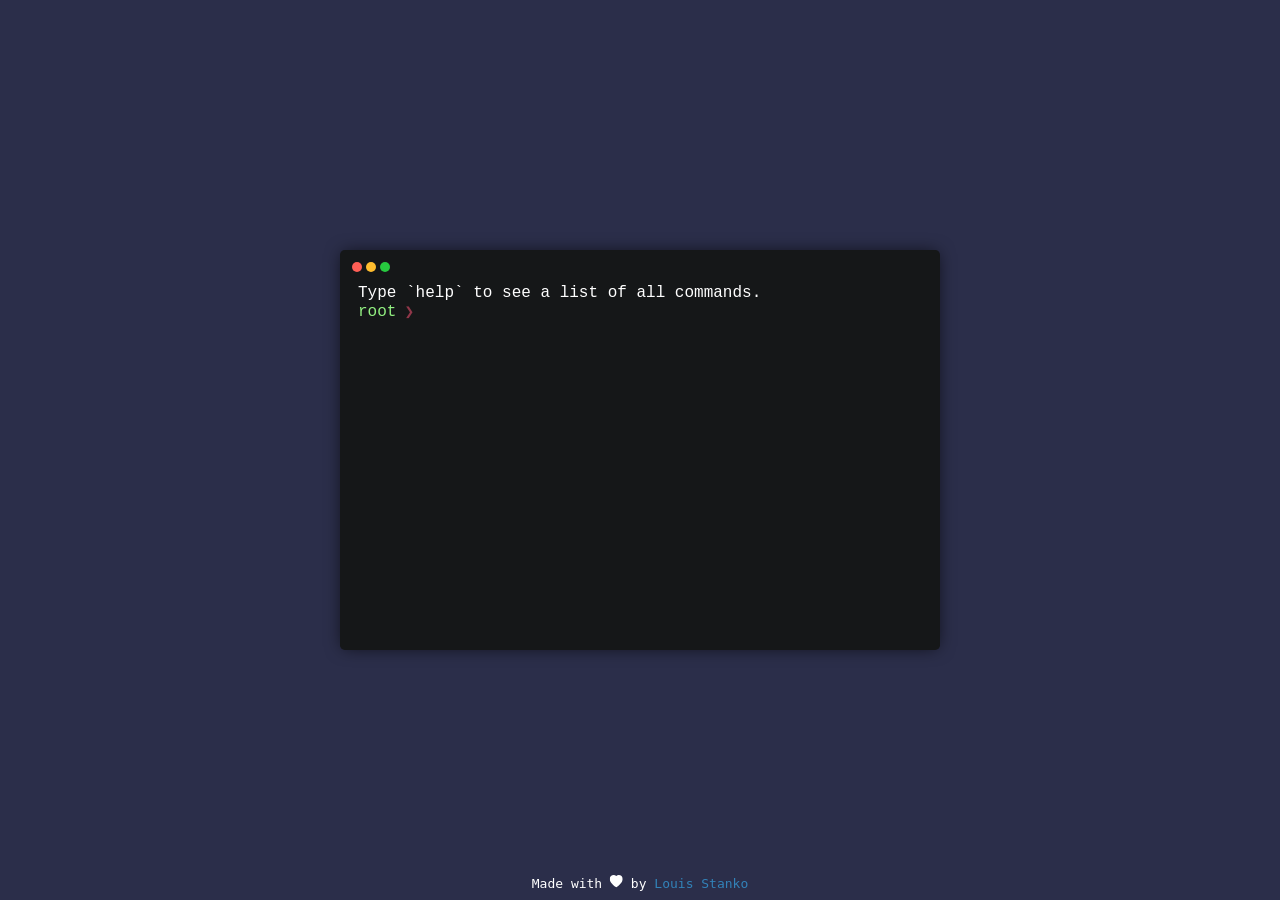
<file: index.html>
<!DOCTYPE html>
<html lang="en">

<head>
    <meta charset="UTF-8">
    <meta name="viewport" content="width=device-width, initial-scale=1.0">
    <title>Louis Stanko</title>

    <link rel="stylesheet" href="/demos/terminal/style.css">
</head>

<body>

    <div id="window" class="window">
        <div id="windowheader" class="window-header">
            <div class="btn-navigation bg-red"></div>

            <div class="btn-navigation bg-yellow"></div>

            <div class="btn-navigation bg-green"></div>
        </div>
        <div class="window-content">
            <div id="text">
                <div class="text-welcome">
                    Type `help` to see a list of all commands.
                </div>
            </div>
            <div class="line">
                <span class="pre-input">root <b class="pre-divide">❯</b></span>
                <div class="window-input" contenteditable>
                </div>
            </div>
        </div>
    </div>

    <script src="/demos/terminal/draggable.js"></script>

    <footer class="footer">
        Made with <svg width="1em" height="1em" viewBox="0 0 16 16" class="bi bi-heart-fill" fill="currentColor"
            xmlns="http://www.w3.org/2000/svg">
            <path fill-rule="evenodd" d="M8 1.314C12.438-3.248 23.534 4.735 8 15-7.534 4.736 3.562-3.248 8 1.314z" />
        </svg> by <a href="https://github.com/Throvn">Louis Stanko</a>
        <!-- You have to have at least two focusable elements on the site otherwise autocomplete does not work -->
    </footer>

    <script src="/demos/terminal/index.js"></script>
</body>

</html>
</file>
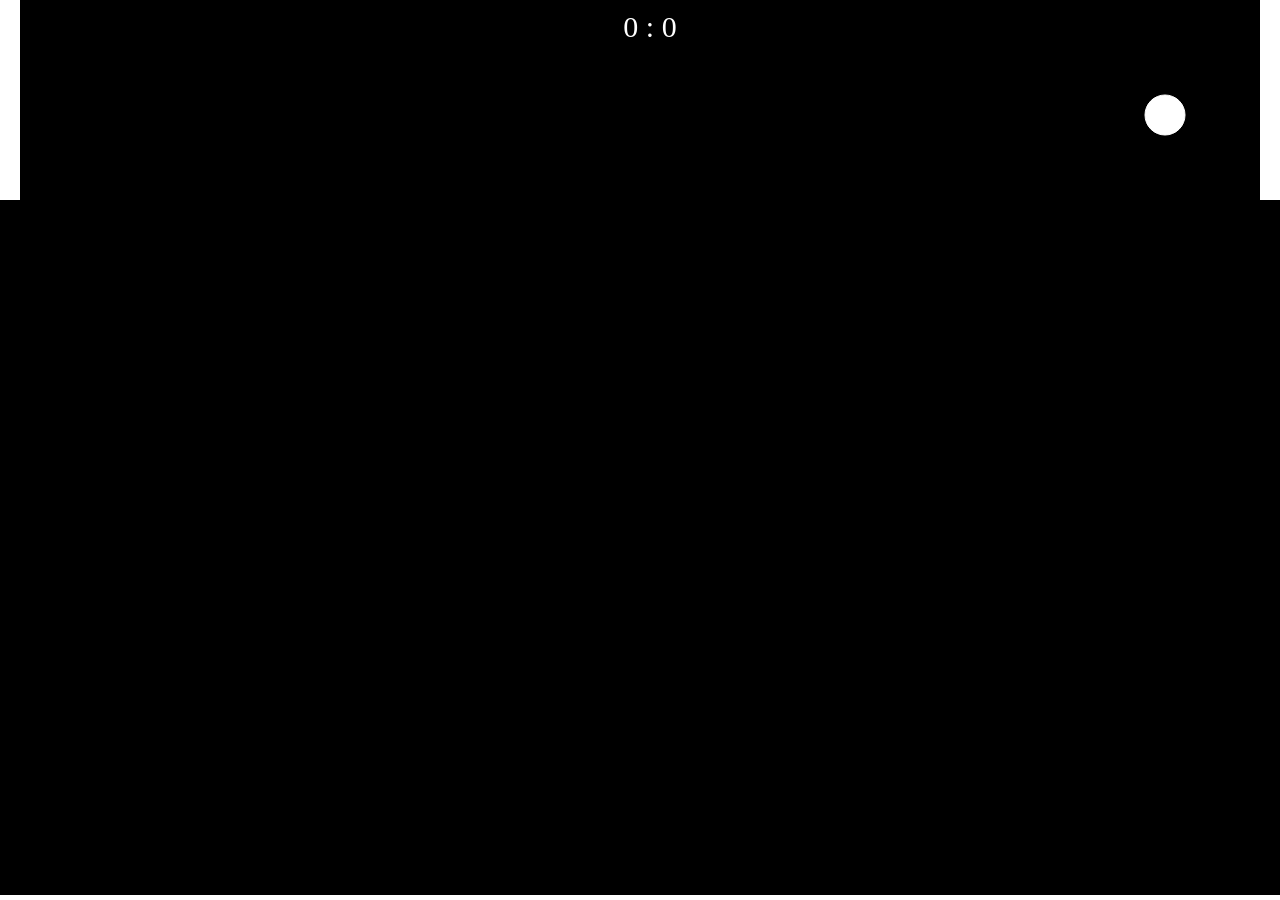
<file: pong/index.html>
<!DOCTYPE html>
<html>
<head>
    <meta charset="utf-8" />
    <meta http-equiv="X-UA-Compatible" content="IE=edge">
    <title>Pong - The Game</title>
    <meta name="viewport" content="width=device-width, initial-scale=1">
</head>
<body style="margin: 0;">
    <div id="goals" style="position: fixed; width: 100vw; text-align: center; font-size: 30px; margin: 10px; color:white;">
        0 : 0
    </div>
    <canvas style="background-color: black;" id="cnvs" class="Screen"></canvas>
    <script src="main.js"></script>
</body>
</html>
</file>
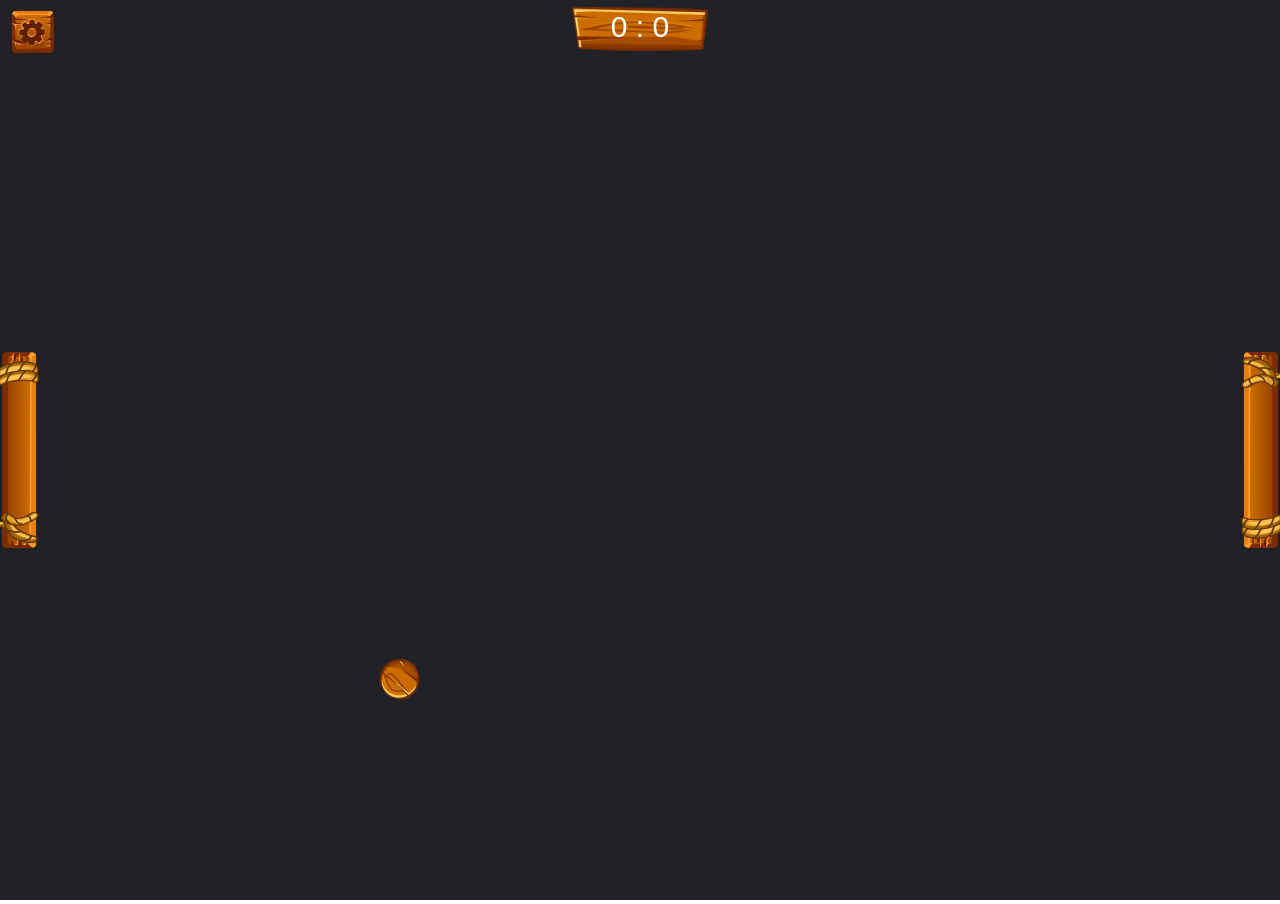
<file: demos/pong/index.html>
<!DOCTYPE html>
<html>
<head>
    <meta charset="utf-8" />
    <meta http-equiv="X-UA-Compatible" content="IE=edge">
    <title>Pong - The Game</title>
    <meta name="viewport" content="width=device-width, initial-scale=1">
    <link rel="stylesheet" href="./index.css">
</head>
<body>
    <div class="settings">
        <img class="icon" onclick="toggleSettings()" src="./images/settings.webp" alt="Settings icon">
    </div>
    <div id="goals" class="panel">
        0 : 0
    </div>
    <div id="modal" class="modal hide">
        <h1 class="heading panel">Settings</h1>
        <div class="text-right" style="margin-top: 3rem;">
            <div class="d-md-block">
                <label for="playerSpeed" class="d-md-inline-block">Player speed:</label> <input id="playerSpeed" type="number" value="5"> <br>
            <label for="playerWidth">Player width:</label> <input id="playerWidth" type="number" value="40"> <br>
            <br>
            </div>
            <label for="playerHeight">Player height:</label> <input id="playerHeight" type="number" value="200"> <br>
            <label for="ballSpeed" class="d-md-inline-block">Ball speed:</label> <input id="ballSpeed" type="number" value="5"> <br>
            <br>
            
            <label for="maxGoals">Goals to win:</label> <input id="maxGoals" type="number" value="10"> <br>
            <button onclick="resetGame()">Reset goals</button>
            <br>
        </div>
        <div class="text-center">
            <a onclick="saveSettings()"><img src="./images/check-button.png"></a>
            <a onclick="$modal.classList = 'hide'; pause = false"><img src="./images/cancel-button.png"></a>
        </div>
    </div>
    <div id="finish" class="modal hide">
        <h1 class="heading panel">Finished</h1>
        <div class="text-center" style="margin-top: 3rem;">
            <b id="playerName">Nobody has</b> won this round! <br>
            <h1 id="goalsEnd">0 : 0</h1>
            <a onclick="playAgain()"><img src="./images/play-button.png"></a>
        </div>
    </div>
    <canvas id="cnvs" class="Screen"></canvas>
    <script src="index.js"></script>
</body>
</html>
</file>
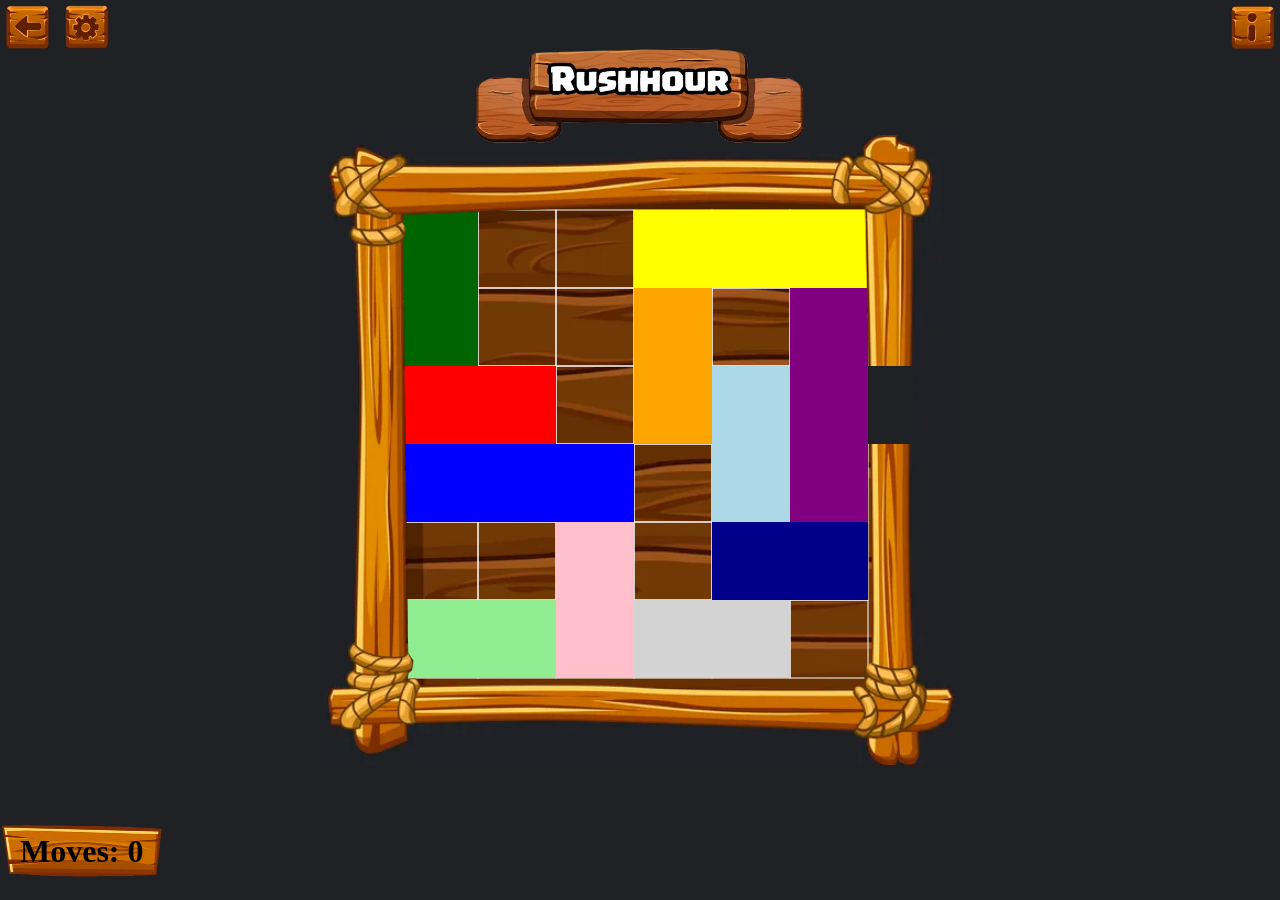
<file: demos/rushhour/index.html>
<!DOCTYPE html>
<html lang="en">
<head>
    <meta charset="utf-8" />
    <meta http-equiv="X-UA-Compatible" content="IE=edge">
    <title>Rushhour</title>
    <meta name="viewport" content="width=device-width, initial-scale=1">
    <meta name="description" content="The famous Rushhour game implemented in the browser. Play now for free!">
    <link rel="stylesheet" type="text/css" media="screen" href="./styles.css" />
    <link rel="shortcut icon" href="./images/favicon.webp" type="image/png">

    <!-- Global site tag (gtag.js) - Google Analytics -->
    <script async src="https://www.googletagmanager.com/gtag/js?id=UA-150046344-1"></script>
    <script>
        window.dataLayer = window.dataLayer || [];
        function gtag(){dataLayer.push(arguments);}
        gtag('js', new Date());

        gtag('config', 'UA-150046344-1');
    </script>
</head>
<body style="background-color: #1f2125;">
    <div class="settings">
        <a href="/" rel="noopener noreferrer"><img src="images/back-button.webp" alt="Back to homepage" style="width: 45px; height: 45px; padding: 5px;"></a>
        <a style="cursor: pointer;" onclick="document.getElementById('header').innerText = 'Settings'; document.getElementById('modal').classList = document.getElementById('modal').classList.contains('show') ? 'modal hide' : 'modal show';"><img src="images/settings.webp" style="width: 45px; height: 45px; padding: 5px;" alt="settings"></a>
    </div>
    <div class="settings right-0">
        <a style="cursor: pointer;" onclick="document.getElementById('instructions').classList = document.getElementById('instructions').classList.contains('show') ? 'modal hide' : 'modal show';"><img src="images/info.webp" style="width: 45px; height: 45px; padding: 5px;" alt="settings"></a>
    </div>
    
    <div class="moves">
        <h1 class="font modal-preload">Moves: <span id="move">0</span></h1>
    </div>
    <div id="modal" class="modal hide">
        <h1 id="header" class="header">You Won</h1>
        <ul>
            <a href="/" class="menu-item">
                <li>Back to homepage</li>
            </a>
            <br>
            <a id="playAgain" class="menu-item">
                <li>Play level again</li>
            </a>
            <br>
            <a id="nxtLvl" class="menu-item">
                <li>Random level</li>
            </a>
            <br>
            <a class="menu-item" onclick="document.getElementsByClassName('modal')[0].classList = 'modal hide';">
                <li>Quit Screen</li>
            </a>
        </ul>
    </div>

    <div id="instructions" class="modal hide">
        <h1 class="header">Instructions</h1>
        <div class="instr-text">
            <h2>How to play?</h2>
            <p>Click on the arrows which are shown if you hover over a selected brick. The brick will move one unit in the direction. Although on mobile there are no arrows you have to do exactly the same. Just click on the start or end of a brick and the brick will move in the desired direction.</p>
            <h2>What's the goal?</h2>
            <p>Goal is to get the red brick on to the right side with as little moves as possible.</p>
        </div>
        <ul>
            <a class="menu-item" onclick="document.getElementById('instructions').classList = 'modal hide';">
                <li>Quit Screen</li>
            </a>
        </ul>
    </div>

    <div class="content">
        <img src="./images/wood-logo.webp" alt="Rushhour logo" class="logo">
        <canvas id="cnvs" title="game canvas"></canvas>
    </div>
    
    <script src="main.js"></script>
    <!-- <script src="../src/index.js"></script> -->
</body>
</html>
</file>
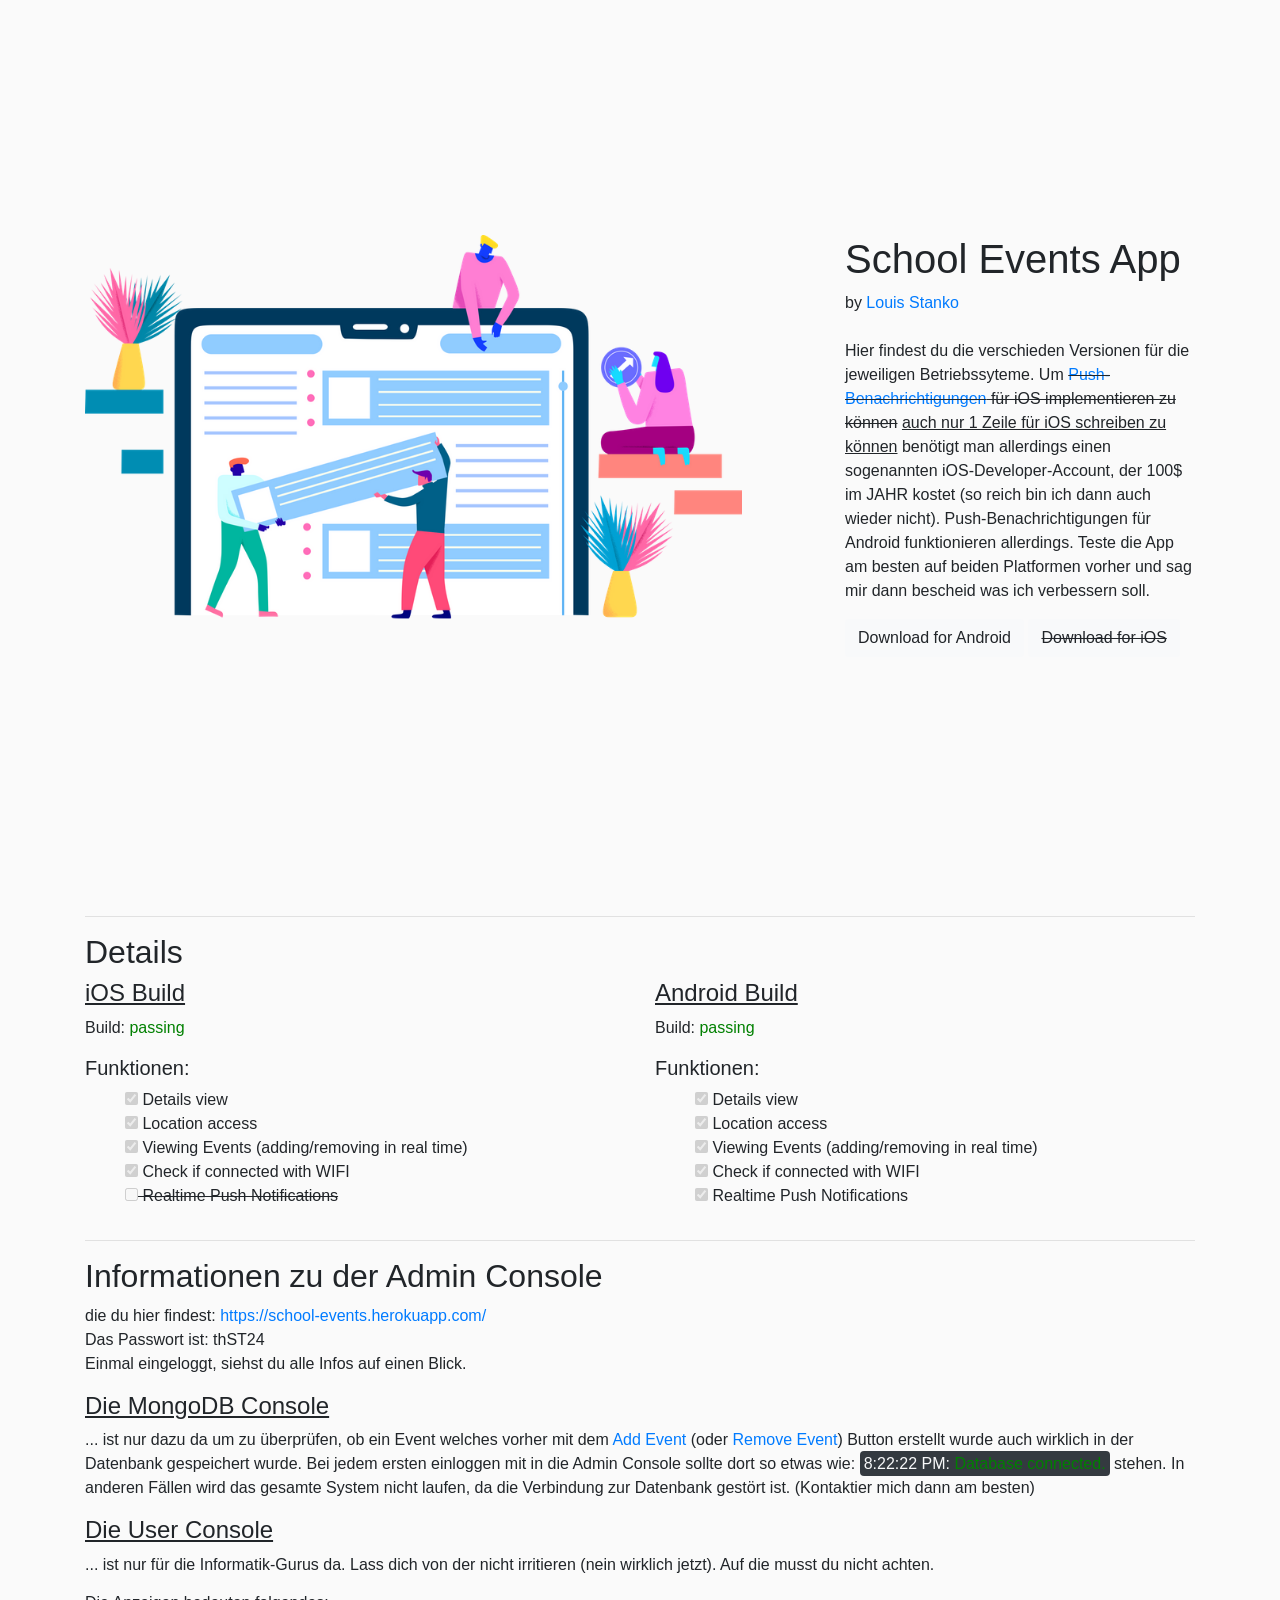
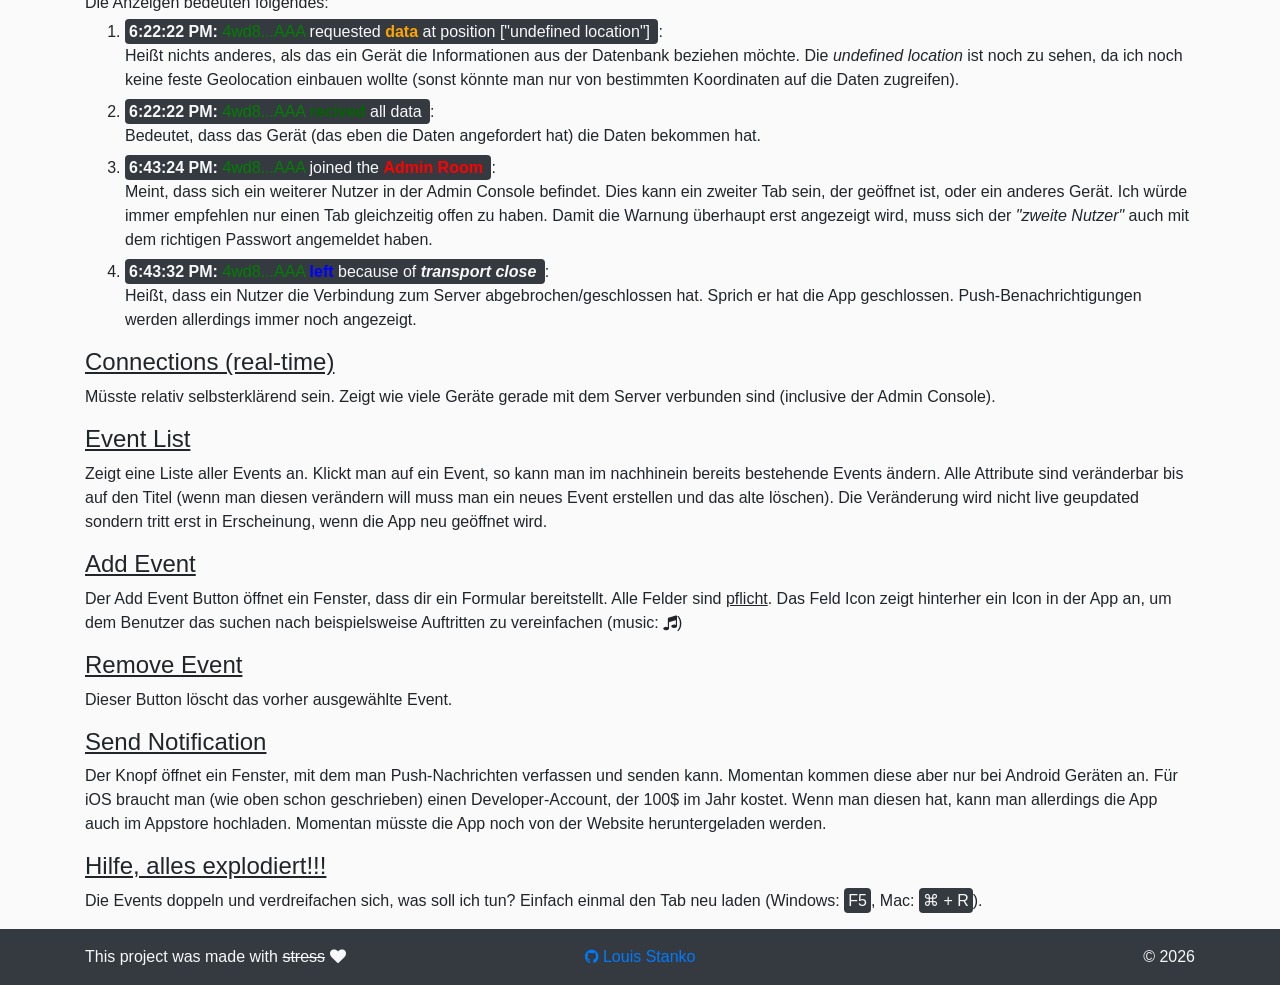
<file: demos/school-events/index.html>
<!DOCTYPE html>
<html>
<head>
    <meta charset="utf-8" />
    <meta http-equiv="X-UA-Compatible" content="IE=edge">
    <title>School Events - Download</title>
    <meta name="viewport" content="width=device-width, initial-scale=1">
    <link href="https://cdnjs.cloudflare.com/ajax/libs/font-awesome/4.3.0/css/font-awesome.css" rel="stylesheet"  type='text/css'>
    <link rel="stylesheet" href="../../css/bootstrap.css">
    <style>

    </style>
</head>
<body style="background-color: #fafafa;">
    <div class="container" style="display: flex; justify-content: center; align-items: center; height: 100vh">
        <div class="row">
            <div class="col-8">
                <img src="./qRZm6CIDi.png" style="width: 90%;" alt="" srcset="">
            </div>
            <div class="col-md-4">
                <h1 style="font-weight: 300;">School Events App</h1>
                <span style="font-weight: 200;">by <a href="../../index.html" target="_blank" rel="noopener noreferrer">Louis Stanko</a></span>
                <br>
                <br>
                <p style="font-weight: 100;">Hier findest du die verschieden Versionen für die jeweiligen Betriebssyteme. Um <span style="text-decoration: line-through;"><a href="#sendNotification">Push-Benachrichtigungen</a> für iOS implementieren zu können</span> <span style="text-decoration: underline;">auch nur 1 Zeile für iOS schreiben zu können</span> benötigt man allerdings einen sogenannten iOS-Developer-Account, der 100$ im JAHR kostet (so reich bin ich dann auch wieder nicht). Push-Benachrichtigungen für Android funktionieren allerdings. Teste die App am besten auf beiden Platformen vorher und sag mir dann bescheid was ich verbessern soll. </p>
                <a class="btn btn-light mb-2" download="School Events android" href="./app-release.apk">Download for Android</a>
                <a class="btn btn-light mb-2"><strike>Download for iOS</strike></a>
            </div>
        </div>
    </div>
    <div class="container">
        <div class="row">
            <div class="col-12">
                <hr>
                <h2 style="font-weight: 200">Details</h2>
                <div class="row">
                    <div class="col-md-6">
                        <h4 style="font-weight: 100; text-decoration: underline;">iOS Build</h4>
                        <p style="font-weight: 200;">
                                Build: <span style="color: green;">passing</span>
                                <br>
                                <h5 style="font-weight: 100;">Funktionen:</h5>
                                <ul style="font-weight: 100; list-style-type: none;">
                                    <li><input type="checkbox" checked disabled> Details view</li>
                                    <li><input type="checkbox" checked disabled> Location access</li>
                                    <li><input type="checkbox" checked disabled> Viewing Events (adding/removing in real time)</li>
                                    <li><input type="checkbox" checked disabled> Check if connected with WIFI</li>
                                    <li style="text-decoration: line-through;"><input type="checkbox" disabled> Realtime Push Notifications </li>
                                    
                                </ul>
                            </p>
                    </div>
                    <div class="col-md-6">
                            <h4 style="font-weight: 100; text-decoration: underline;">Android Build</h4>
                            <p style="font-weight: 200;">
                                Build: <span style="color: green;">passing</span>
                                <br>
                                <h5 style="font-weight: 100;">Funktionen:</h5>
                                <ul style="font-weight: 100; list-style-type: none;">
                                    <li><input type="checkbox" checked disabled> Details view</li>
                                    <li><input type="checkbox" checked disabled> Location access</li>
                                    <li><input type="checkbox" checked disabled> Viewing Events (adding/removing in real time)</li>
                                    <li><input type="checkbox" checked disabled> Check if connected with WIFI</li>
                                    <li><input type="checkbox" checked disabled> Realtime Push Notifications</li>
                                    
                                </ul>
                            </p>
                    </div>
                    <div class="col">
                            <hr>
                            <h2 style="font-weight: 200">Informationen zu der Admin Console</h2>
                            <span style="font-weight: 200;">die du hier findest: <a href="https://school-events.herokuapp.com/" target="_blank" rel="noopener noreferrer">https://school-events.herokuapp.com/</a></span>
                            <p style="font-weight: 100;">
                                Das <b>Passwort</b> ist: thST24 <br>
                                Einmal eingeloggt, siehst du alle Infos auf einen Blick.
                                <h4 style="font-weight: 200; text-decoration: underline;">Die MongoDB Console</h4>
                                <p style="font-weight: 100;">
                                    ... ist nur dazu da um zu überprüfen, ob ein Event welches vorher mit dem <a href="#createEvent">Add Event</a> (oder <a href="#removeEvent">Remove Event</a>) Button erstellt wurde auch wirklich in der Datenbank gespeichert wurde.
                                    Bei jedem ersten einloggen mit in die Admin Console sollte dort so etwas wie: <span class="bg-dark p-1 rounded text-light">8:22:22 PM: <span style="color: green;">Database connected.</span></span> stehen. In anderen Fällen wird das gesamte System nicht laufen, da die Verbindung zur Datenbank gestört ist. (Kontaktier mich dann am besten)
                                </p>     
                                <h4 style="font-weight: 200; text-decoration: underline;">Die User Console</h4>
                                <p style="font-weight: 100;">
                                    ... ist nur für die Informatik-Gurus da. Lass dich von der nicht irritieren (nein wirklich jetzt). Auf die musst du nicht achten.
                                    <h6 style="font-weight: 200;">Die Anzeigen bedeuten folgendes:</h6>
                                    <ol style="font-weight: 200;">
                                        <li class="mb-2">
                                            <span class="bg-dark p-1 rounded text-light">
                                                <span style="font-weight: bold;">
                                                    6:22:22 PM: 
                                                </span> 
                                                <span style="color: green;">
                                                    4wd8...AAA
                                                </span> 
                                                requested 
                                                <span style="color: orange; font-weight: bold;"> 
                                                    data 
                                                </span> 
                                                at position ["undefined location"]
                                            </span>
                                            : 
                                            <br>
                                            Heißt nichts anderes, als das ein Gerät die Informationen aus der Datenbank beziehen möchte. Die <em>undefined location</em> ist noch zu sehen, da ich noch keine feste Geolocation einbauen wollte (sonst könnte man nur von bestimmten Koordinaten auf die Daten zugreifen).
                                        </li>
                                        <li class="mb-2">
                                            <span class="bg-dark p-1 rounded text-light">
                                                    <span style="font-weight: bold;">6:22:22 PM: </span> <span style="color: green;">4wd8...AAA</span> <span style="color: darkgreen; font-weight: bold;"> recived </span> all data
                                            </span>
                                            : 
                                            <br>
                                            Bedeutet, dass das Gerät (das eben die Daten angefordert hat) die Daten bekommen hat.
                                        </li>
                                        <li class="mb-2">
                                            <span class="bg-dark p-1 rounded text-light">
                                                    <span style="font-weight: bold;">6:43:24 PM: </span> <span style="color: green;">4wd8...AAA</span> joined the <span style="color: red; font-weight: bold;"> Admin Room </span>
                                                    </span>
                                                    :
                                                    <br>
                                                    Meint, dass sich ein weiterer Nutzer in der Admin Console befindet. Dies kann ein zweiter Tab sein, der geöffnet ist, oder ein anderes Gerät. Ich würde immer empfehlen nur einen Tab gleichzeitig offen zu haben. Damit die Warnung überhaupt erst angezeigt wird, muss sich der <em>"zweite Nutzer"</em> auch mit dem richtigen Passwort angemeldet haben.
                                            </span>
                                        </li>
                                        <li class="mb-2">
                                            <span class="bg-dark p-1 rounded text-light">
                                                    <span style="font-weight: bold;">6:43:32 PM: </span> <span style="color: green;">4wd8...AAA</span> <span style="color: blue; font-weight: bold;"> left </span> because of <em><span style="font-weight: bold;">transport close</span></em>
                                                    </span>
                                                    :
                                                    <br>
                                                    Heißt, dass ein Nutzer die Verbindung zum Server abgebrochen/geschlossen hat. Sprich er hat die App geschlossen. Push-Benachrichtigungen werden allerdings immer noch angezeigt.
                                            </span>
                                        </li>
                                    </ol>
                                </p>  
                                <h4 style="font-weight: 200; text-decoration: underline;">Connections (real-time)</h4>
                                <p style="font-weight: 100;">Müsste relativ selbsterklärend sein. Zeigt wie viele Geräte gerade mit dem Server verbunden sind (inclusive der Admin Console).</p>

                                <h4 style="font-weight: 200; text-decoration: underline;">Event List</h4>
                                <p style="font-weight: 100;">Zeigt eine Liste aller Events an. Klickt man auf ein Event, so kann man im nachhinein bereits bestehende Events ändern. Alle Attribute sind veränderbar bis auf den Titel (wenn man diesen verändern will muss man ein neues Event erstellen und das alte löschen). Die Veränderung wird nicht live geupdated sondern tritt erst in Erscheinung, wenn die App neu geöffnet wird.</p>

                                <h4 style="font-weight: 200; text-decoration: underline;" id="createEvent">Add Event</h4>
                                <p style="font-weight: 100;">Der Add Event Button öffnet ein Fenster, dass dir ein Formular bereitstellt. Alle Felder sind <span style="text-decoration: underline;">pflicht</span>. Das Feld Icon zeigt hinterher ein Icon in der App an, um dem Benutzer das suchen nach beispielsweise Auftritten zu vereinfachen (music: <i class="fa fa-music" title="Edit"></i>) </p>

                                <h4 style="font-weight: 200; text-decoration: underline;" id="removeEvent">Remove Event</h4>
                                <p style="font-weight: 100;">Dieser Button löscht das vorher ausgewählte Event.</p>

                                <h4 style="font-weight: 200; text-decoration: underline;" id="sendNotification">Send Notification</h4>
                                <p style="font-weight: 100;">Der Knopf öffnet ein Fenster, mit dem man Push-Nachrichten verfassen und senden kann. Momentan kommen diese aber nur bei Android Geräten an. Für iOS braucht man (wie oben schon geschrieben) einen Developer-Account, der 100$ im Jahr kostet. Wenn man diesen hat, kann man allerdings die App auch im Appstore hochladen. Momentan müsste die App noch von der Website heruntergeladen werden.</p>

                                <h4 style="font-weight: 200; text-decoration: underline;">Hilfe, alles explodiert!!!</h4>
                                <p style="font-weight: 100;">Die Events doppeln und verdreifachen sich, was soll ich tun? Einfach einmal den Tab neu laden (Windows: <span class="bg-dark text-light rounded p-1">F5</span>, Mac: <span class="bg-dark text-light rounded p-1">⌘ + R</span>).</p>
                            </p>
                    </div>
                </div>
            </div>
        </div>
    </div>
    <footer class="bg-dark text-light pt-3">
        <div class="container">
            <div class="row">
                <div class="col">
                    <p class="d-inline-block">
                        This project was made with <span style="text-decoration: line-through;">stress</span>
                        <i class="fa fa-heart align-center"></i>
                    </p>
                </div>
                <div class="col text-center">
                        <a href="https://www.github.com/Throvn">
                            <i class="fa fa-github"></i> Louis Stanko
                        </a>
                </div>
                <div class="col text-right">
                    <p>
                        ©
                        <script>
                            document.write(new Date().getFullYear())
                        </script>
                    </p>
                </div>
            </div>
        </div>
    </footer>
</body>
</html>
</file>
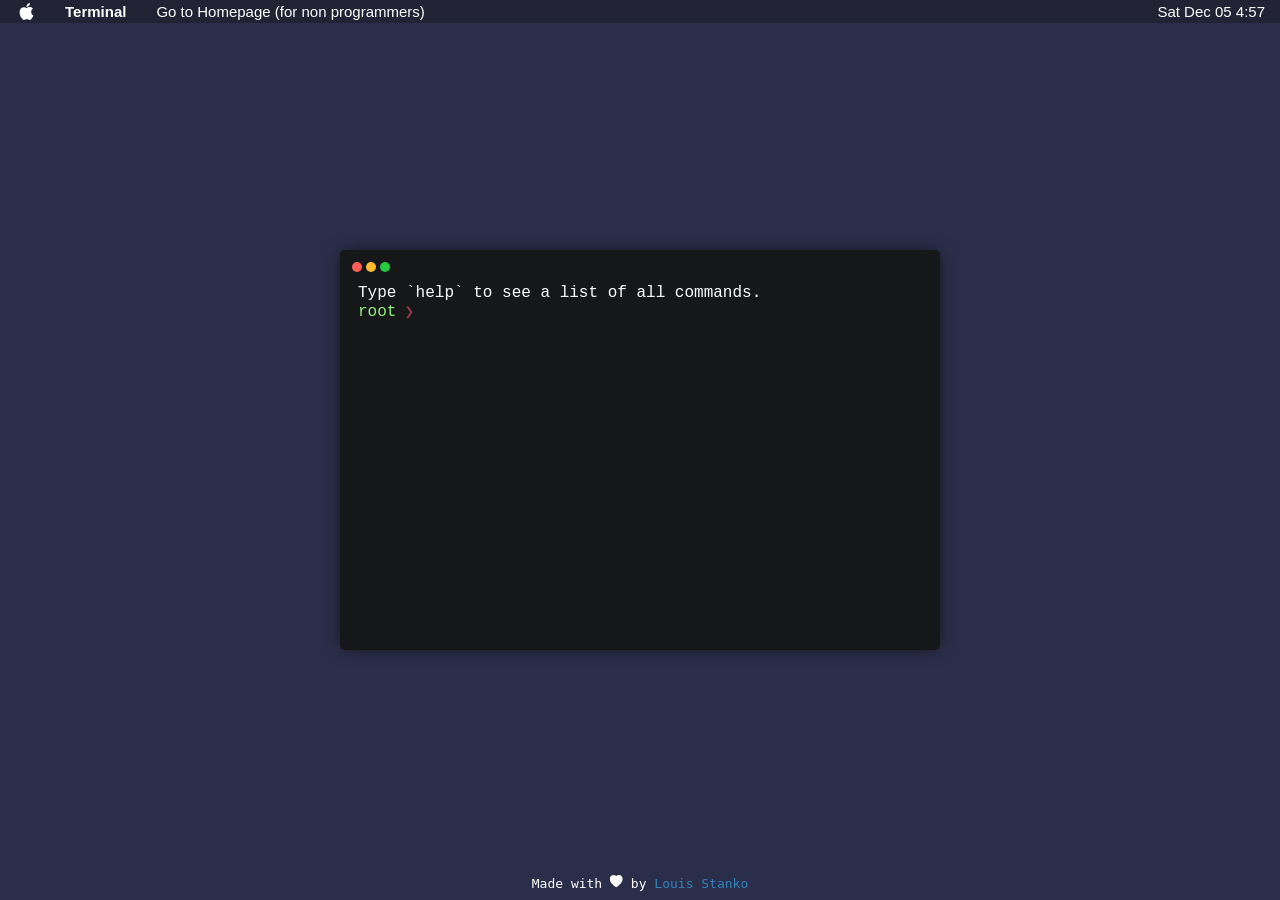
<file: demos/terminal/index.html>
<!DOCTYPE html>
<html lang="en">

<head>
    <meta charset="UTF-8">
    <meta name="viewport" content="width=device-width, initial-scale=1.0">
    <title>Louis Stanko</title>

    <link rel="stylesheet" href="./style.css">
</head>

<body>
    <div class="topbar">
        <div class="nav-item">
            <svg xmlns="http://www.w3.org/2000/svg" xmlns:xlink="http://www.w3.org/1999/xlink" width="17px"
                height="17px" viewBox="0 0 256 315" version="1.1" preserveAspectRatio="xMidYMid">
                <g>
                    <path
                        d="M213.803394,167.030943 C214.2452,214.609646 255.542482,230.442639 256,230.644727 C255.650812,231.761357 249.401383,253.208293 234.24263,275.361446 C221.138555,294.513969 207.538253,313.596333 186.113759,313.991545 C165.062051,314.379442 158.292752,301.507828 134.22469,301.507828 C110.163898,301.507828 102.642899,313.596301 82.7151126,314.379442 C62.0350407,315.16201 46.2873831,293.668525 33.0744079,274.586162 C6.07529317,235.552544 -14.5576169,164.286328 13.147166,116.18047 C26.9103111,92.2909053 51.5060917,77.1630356 78.2026125,76.7751096 C98.5099145,76.3877456 117.677594,90.4371851 130.091705,90.4371851 C142.497945,90.4371851 165.790755,73.5415029 190.277627,76.0228474 C200.528668,76.4495055 229.303509,80.1636878 247.780625,107.209389 C246.291825,108.132333 213.44635,127.253405 213.803394,167.030988 M174.239142,50.1987033 C185.218331,36.9088319 192.607958,18.4081019 190.591988,0 C174.766312,0.636050225 155.629514,10.5457909 144.278109,23.8283506 C134.10507,35.5906758 125.195775,54.4170275 127.599657,72.4607932 C145.239231,73.8255433 163.259413,63.4970262 174.239142,50.1987249"
                        fill="#fff" />
                </g>
            </svg>
        </div>
        <div class="nav-item" style="margin-top: 0px;">
            Terminal
        </div>
        <div class="nav-item" style="margin-top: 0px;">
            <a href="/index_normal.html" class="text-reset">Go to Homepage (for non programmers)</a>
        </div>
        <div class="nav-item">
            <div id="time">Error</div>
        </div>
    </div>
    <div id="window" class="window">
        <div id="windowheader" class="window-header">
            <div class="btn-navigation bg-red"></div>

            <div class="btn-navigation bg-yellow"></div>

            <div class="btn-navigation bg-green"></div>
        </div>
        <div class="window-content">
            <div id="text">
                <div class="text-welcome">
                    Type `help` to see a list of all commands.
                </div>
            </div>
            <div class="line">
                <span class="pre-input">root <b class="pre-divide">❯</b></span>
                <div class="window-input" contenteditable>
                </div>
            </div>
        </div>
    </div>

    <script src="./draggable.js"></script>

    <footer class="footer">
        Made with <svg width="1em" height="1em" viewBox="0 0 16 16" class="bi bi-heart-fill" fill="currentColor"
            xmlns="http://www.w3.org/2000/svg">
            <path fill-rule="evenodd" d="M8 1.314C12.438-3.248 23.534 4.735 8 15-7.534 4.736 3.562-3.248 8 1.314z" />
        </svg> by <a href="https://github.com/Throvn">Louis Stanko</a>
        <!-- You have to have at least two focusable elements on the site otherwise autocomplete does not work -->
    </footer>

    <script src="./index.js"></script>

    <script>
        const $time = document.getElementById('time');
        const updateTime = () => {
            const now = new Date();
            $time.innerText = now.toDateString().split(" ").splice(0, 3).join(" ") + "\t " + now.getHours() +
                ":" + now
                .getMinutes();
        }
        setInterval(updateTime, 600);
        updateTime()
    </script>
</body>

</html>
</file>
<file: demos/terminal/style.css>
.window-content::-webkit-scrollbar {
    width: 12px;
}

.window-content::-webkit-scrollbar-track {
    background: transparent;
}

.window-content::-webkit-scrollbar-thumb {
    background-color: #1a1b1f;
    border-bottom-right-radius: 0.25rem;
}

body {
    background-color: #2b2e4a;
    background-image: url("https://external-content.duckduckgo.com/iu/?u=https%3A%2F%2F4kwallpapers.com%2Fimages%2Fwallpapers%2Fmacos-big-sur-apple-layers-fluidic-colorful-wwdc-stock-2020-2560x1440-1455.jpg&f=1&nofb=1");
    background-size: cover;
    background-attachment: fixed;
    background-repeat: no-repeat;
    margin: 0;
}

.topbar {
    background-color: #1517186b;
    color: white;
    width: 100%;
    backdrop-filter: blur(10px);
    -webkit-backdrop-filter: blur(10px);
    display: flex;
}

.nav-item {
    height: 100%;
    padding-left: 15px;
    padding-right: 15px;
    display: flex;
    padding-top: 3px;
    padding-bottom: 3px;
    font-family: Arial, Helvetica, sans-serif;
    font-size: 15px;
    cursor: default;
}

.nav-item:hover {
    background-color: #ffffff32;
    border-radius: .25rem;
}

.nav-item:first-child {
    margin-left: 3px;
}

.nav-item:nth-child(2) {
    font-weight: bold;
}

.nav-item:last-child {
    flex: 1;
    text-align: center;
}

.nav-item:last-child {
    background-color: transparent;
}

div#time {
    text-align: right;
    width: 100%;
}

.text-reset {
    color: white;
    text-decoration: none;
}

h5 {
    text-align: center;
    width: 100%;
}

a {
    color: #3282b8;
    text-decoration: none;
}

code {
    background-color: #bbbfca;
    border-radius: 0.25rem;
    color: black;
    padding: 5px;
}

.sm-icons {
    text-align: center;
}

#window {
    height: 400px;
    background-color: #151718;
    border-radius: 0.3rem;

    display: flex;
    flex-direction: column;

    position: absolute;

    left: 50%;
    top: 50%;
    transform: translate(-50%, -50%);

    -webkit-box-shadow: 0px 0px 17px -3px rgba(0, 0, 0, 0.75);
    -moz-box-shadow: 0px 0px 17px -3px rgba(0, 0, 0, 0.75);
    box-shadow: 0px 0px 17px -3px rgba(0, 0, 0, 0.75);
}

.window-header {
    padding: 10px;
    border-radius: 0.3rem 0.3rem 0 0;

    cursor: move;

    text-align: center;
    font-family: Arial, Helvetica, sans-serif;
    color: white;
}

.btn-navigation {
    height: 10px;
    width: 10px;
    border-radius: 50%;
    cursor: pointer;
    float: left;
    margin: 2px;
}

.bg-red {
    background-color: #ff5f56;
}

.bg-yellow {
    background-color: #ffbd2e;
}

.bg-green {
    background-color: #27c93f;
}

.text-success {
    color: #27c93f;
}

.text-error {
    color: #ff5f56;
}

.folder {
    color: #88def2;
}

.link {
    text-decoration: underline;
}

#text {
    flex: 100%;
}

.window-content {
    padding: 0 18px;
    font-family: "Courier New", Courier, monospace;
    color: white;

    display: flex;
    flex-wrap: wrap;

    overflow-y: scroll;

    scrollbar-width: thin;
    scrollbar-color: #1a1b1f transparent;
}

.line {
    flex: 100%;

    display: flex;
    flex-wrap: wrap;
}

.pre-input {
    display: flex;
    align-items: center;
    color: #92f081;

    flex-basis: auto;
}

.pre-divide {
    margin: 0 8px;
    color: #903749;
}

.window-input {
    padding: 0 10px;
    background: transparent;
    border: none;
    resize: none;
    display: inline;

    height: 18px;

    font-family: "Courier New", Courier, monospace;
    color: white;

    outline: none;
    overflow: auto;

    flex: 1;
}

.window-response {
    margin-left: 18px;
    width: 100%;
}

.footer {
    color: white;
    position: absolute;
    bottom: 10px;
    left: 50%;
    transform: translateX(-50%);

    font-family: monospace;
    line-height: 1em;
}

@media (max-width: 600px) {
    #window {
        width: 100%;
        border-radius: none;
        margin: 0;
        height: 100vh;

        position: absolute;
    }

    .window-header {
        border-radius: 0;
    }
}

@media (min-width: 600px) {
    #window {
        position: absolute;
        width: 600px;
    }
}

/* Tooltip container */
.tooltip {
    position: relative;
    display: inline-block;
    margin-bottom: 10px;
}

/* Tooltip text */
.tooltip .tooltiptext {
    visibility: hidden;

    background-color: #3a4750;
    color: #fff;
    text-align: center;
    padding: 5px 10px;
    border-radius: 0.25rem;

    /* Position the tooltip text - see examples below! */
    position: absolute;
    z-index: 1;

    top: 100%;
    left: 50%;
    transform: translateX(-50%);

    font-size: 12px;
    font-family: Arial, Helvetica, sans-serif;
}

/* Show the tooltip text when you mouse over the tooltip container */
.tooltip:hover .tooltiptext {
    visibility: visible;
}

.tooltip .tooltiptext::after {
    content: " ";
    position: absolute;
    top: 0%;
    /* At the bottom of the tooltip */
    left: 50%;
    margin-left: -5px;
    border-width: 5px;
    border-style: solid;
    border-color: #151718 transparent transparent transparent;
}
</file>
<file: demos/pong/index.css>
body {
    font-family: -apple-system, BlinkMacSystemFont, 'Segoe UI', Roboto, Oxygen, Ubuntu, Cantarell, 'Open Sans', 'Helvetica Neue', sans-serif;
    margin: 0; 
    height: 100vh; 
    overflow: hidden;
    background: url(./images/menu-bg.webp) -9999px -9999px no-repeat;
}
.panel {
    background-image: url(./images/panel-bg.webp);
    background-repeat: no-repeat;
    background-size: contain;
    background-position-y: 5px;
    width: 120px;
    text-align: center;
    position: absolute;
    left: 50%;
    transform: translateX(-50%);
    font-size: 30px;
    color:white;
    padding: 10px;
}
.settings {
    position: fixed;
    margin: 10px;
}
.icon {
    width: 45px;
}
.modal {
    position: fixed;
    top: 50%;
    left: 50%;
    padding: 30px;
    width: 80%;
    transform: translate(-50%, -50%);
    background-image: url(./images/menu-bg.webp);
    background-size: contain;
    background-position: center;
    background-repeat: no-repeat;
}
.heading {
    text-align: center;
    top: 0;
}
.text-right {
    text-align: right;
}
.text-center {
    text-align: center;
    margin-left: 30px;
    margin-right: 30px;
}
input {
    border: none;
    padding: 5px;
    background-color: rgba(255, 255, 255, 0.2);
}
.hide {
    display: none;
}
.show {
    display: block;
}
.d-md-block {
    display: none;
}
@media (min-width: 442px) {
    .modal {
        width: 50%;
    }
    .text-right {
        margin-right: 20px;
    }
}
@media (min-width: 676px) {
    .d-md-block {
        display: block;
    }
    .modal {
        width: initial;
    }
}
#cnvs {
    background-color: #212227;
}
</file>
<file: demos/rushhour/styles.css>
body {
    margin: 0;
    padding: 0;
    height: 100vh;
    width: 100vw;
    overflow: hidden;
    z-index: 1;
}

.settings {
    position: fixed;
    z-index: 100;
}

.right-0 {
    right: 0;
}

.content {
    padding: 0;
    width: 100%;
    height: 100vh;
    margin: 0;
    display: block;
    position: absolute;
    top: 50%;
    left: 50%;
    transform: translate(-50%, -50%);
    overflow: hidden;
}

#cnvs {
    position: relative;
    left: 50%;
    top: 50%;
    transform: translate(-50%, -50%) scale(0.5, 0.5);
}

.logo {
    height: 100px;
    position: absolute;
    left: 50%;
    top: 15%;
    transform: translate(-50%, 0);
    z-index: 10000;
}

.modal {
    z-index: 1000;
    position: absolute;
    left: 50%;
    top: 50%;
    transform: translate(-50%, -50%);
    padding: 20px;
    width: 85%;
    height: 350px;
    font-family: 'IBM 3270', semi-narrow;
    background-image: url(./images/menu-bg.webp);
    background-repeat: no-repeat;
    background-size: contain;
    background-position: center;
    overflow-x: hidden;
    overflow-y: scroll;
}

.modal ul {
    width: 80%;
    position: relative;
    left: 50%;
    transform: translateX(-50%);
}

.modal h1 {
    margin-top: 10px;
}

/* Small devices (landscape phones, 576px and up) */
@media (min-width: 576px) { 
    #cnvs {
        transform: translate(-50%, -50%) scale(0.8, 0.8);
    }

    .logo {
        top: 21%;
        transform: translate(-50%, 0);
    }
    
    .modal {
        width: 550px;
        height: 450px;
    }
}

/* Medium devices (tablets, 768px and up) */
@media (min-width: 1200px) { 
    #cnvs {
        transform: translate(-50%, -50%) scale(1, 1);
    }
    .logo {
        top: 5%;
        transform: translate(-50%, 0);
    }
}

li {
    list-style: none;
    text-indent: 3px;
}

li:hover::before {
    content: ">";
}

.font {
    font-family: 'IBM 3270', semi-narrow;
}

.moves {
    position: absolute;
    z-index: 2;
    bottom: 0;
    background-image: url('images/plane-bg.webp');
    background-position: center;
    background-size: contain;
    background-repeat: no-repeat;
    padding: 20px;
    line-height: 15px;
}

/* preload menu-bg.webp for .modal */
.modal-preload {
    background: url(./images/menu-bg.webp) no-repeat -9999px -9999px;
}
.show {
    display: block;
}
.hide {
    display: none;
}

.menu-item {
    text-decoration: none;
    color: white;
    font-size: 24px;
    cursor: pointer;
}

.header {
    text-align: center;
    color: white;
    font-size: 56px;
}

.logo {
    height: 100px;
    position: fixed;
    left: 50%;
    transform: translate(-50%, 0);
    z-index: 10000;
}

.instr-text {
    margin: 0 20px 0 20px;
    color: white;
}
</file>
